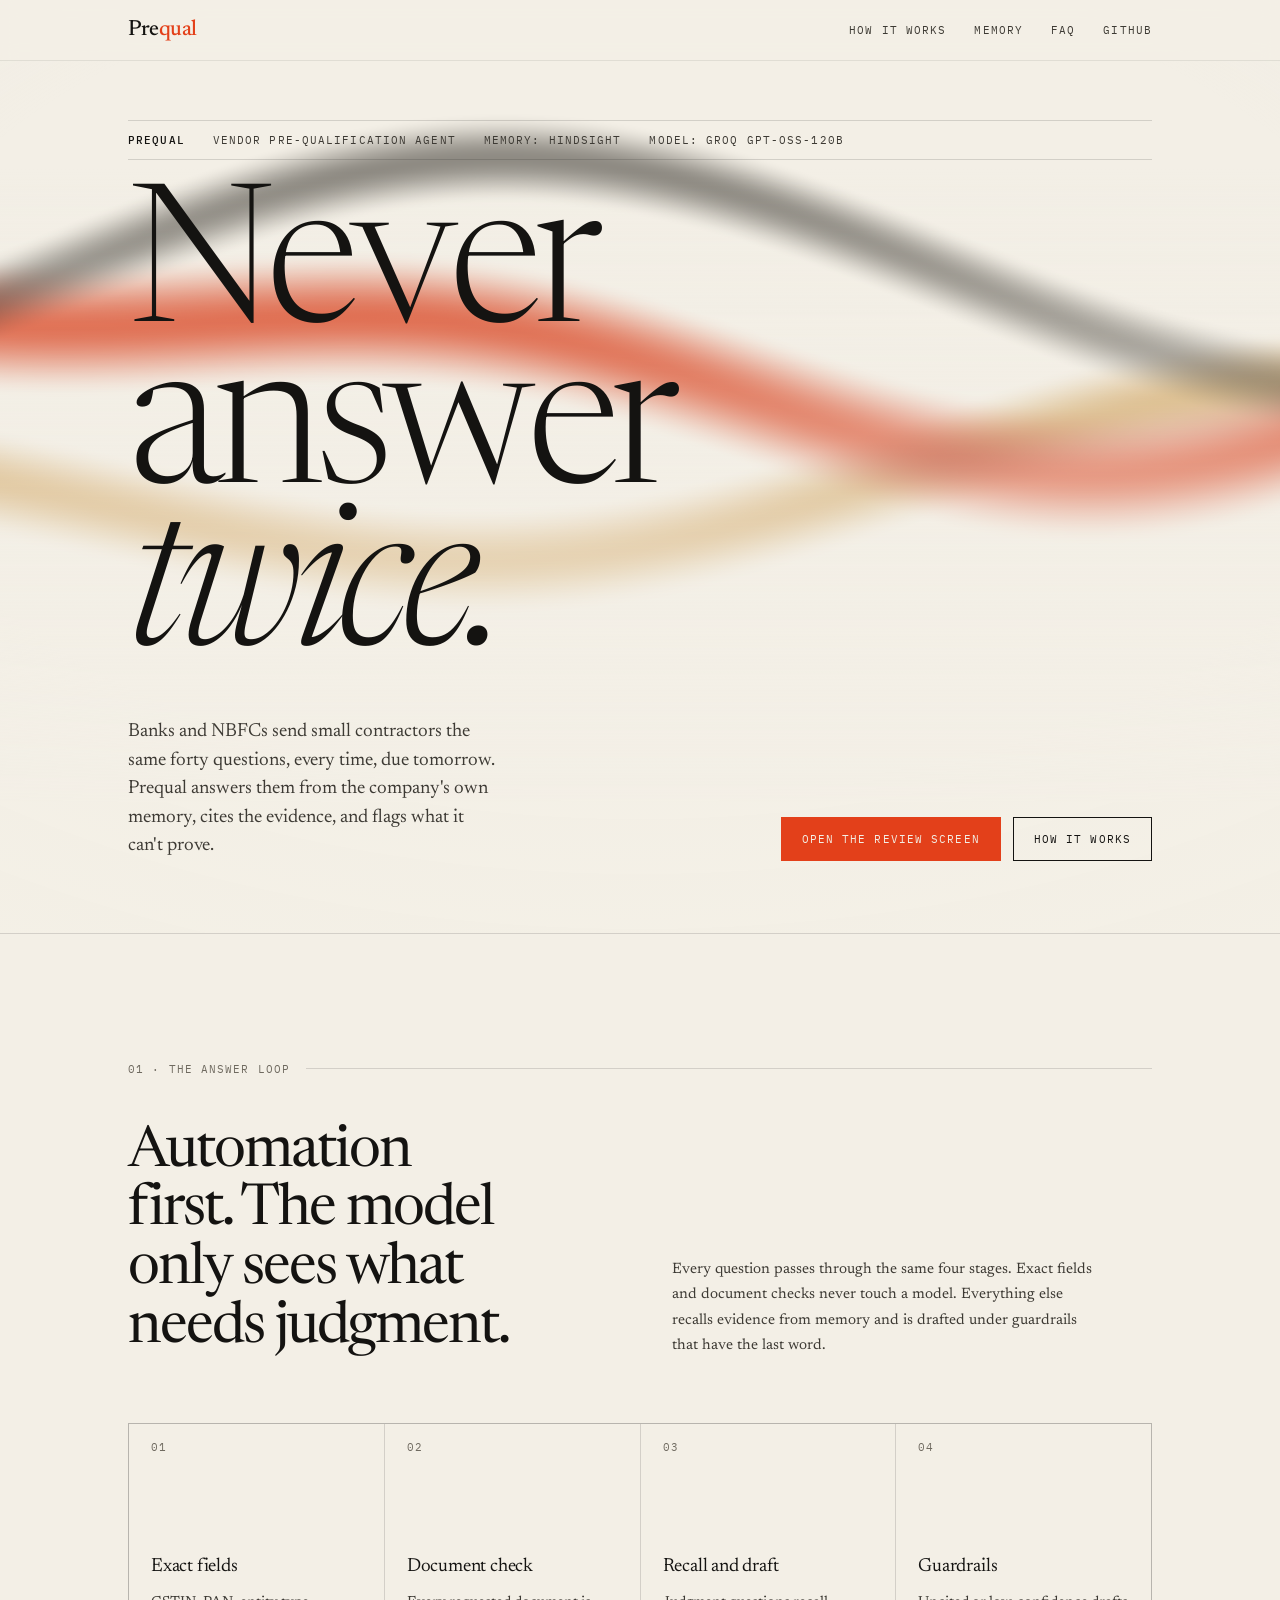
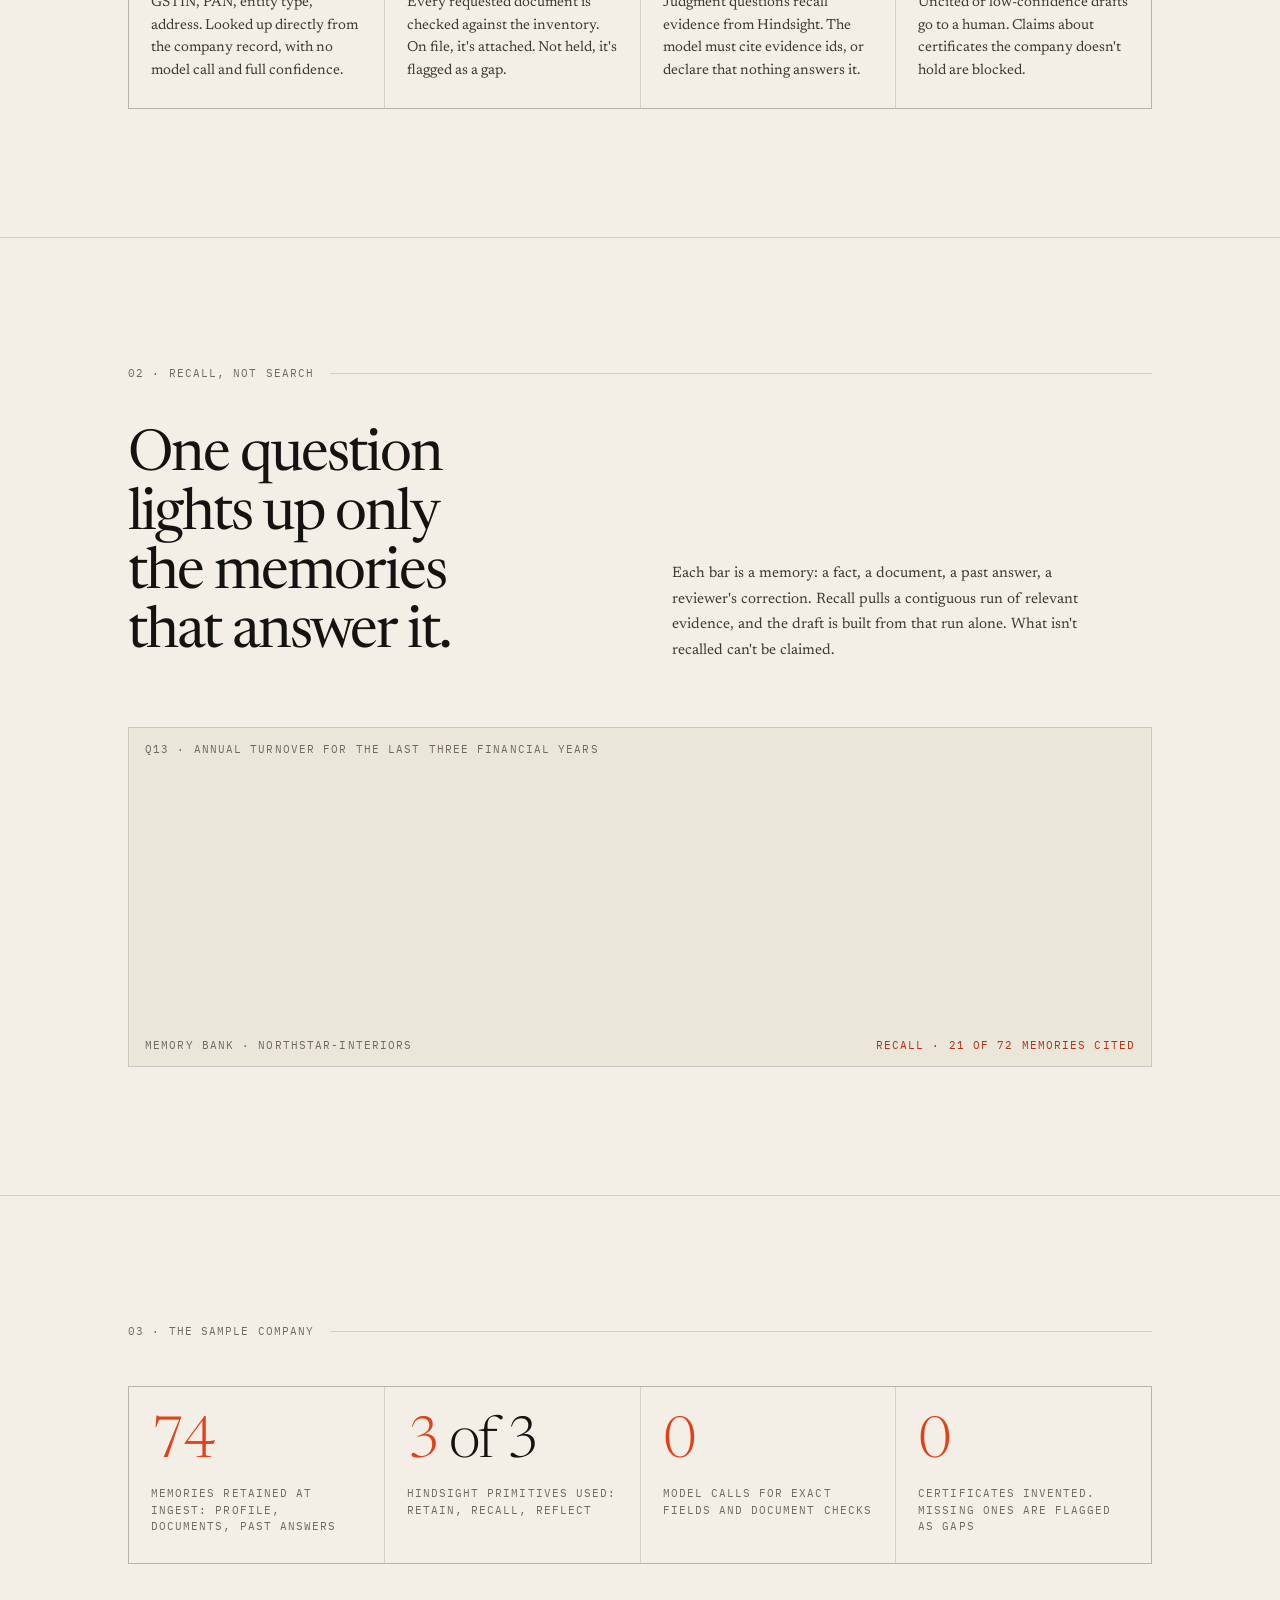
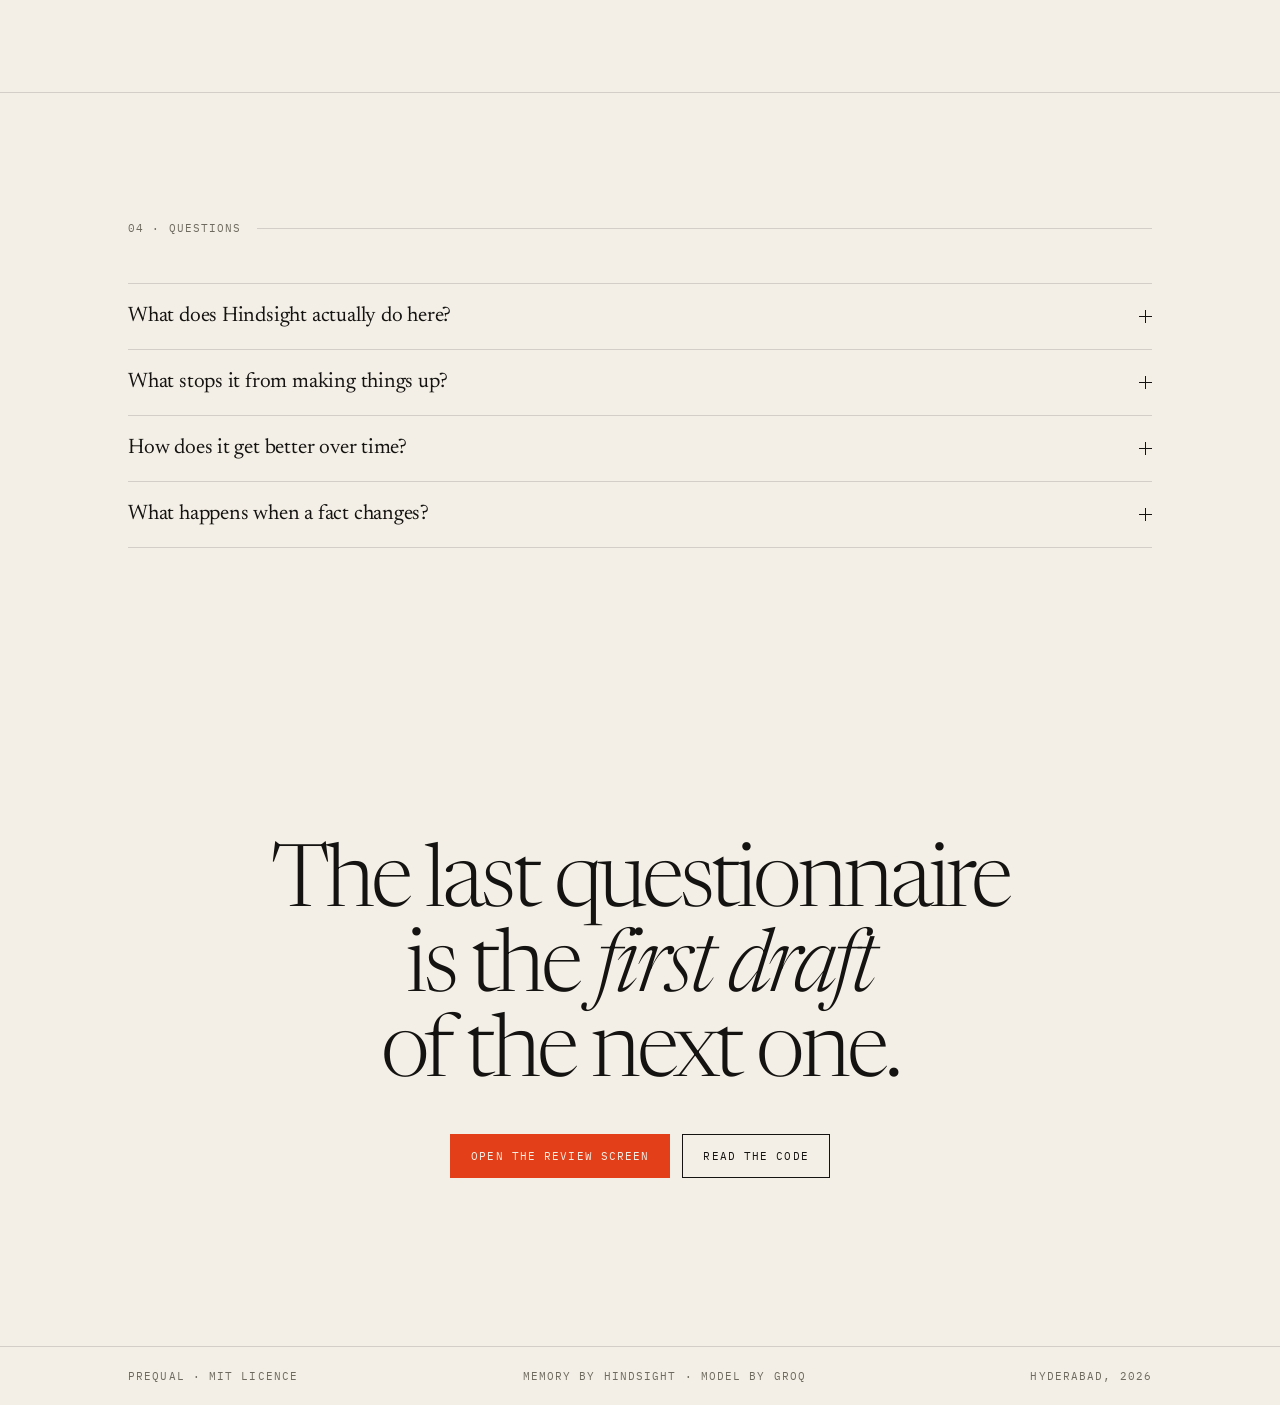
<file: frontend/landing.html>
<!doctype html>
<html lang="en">
<head>
<meta charset="utf-8">
<meta name="viewport" content="width=device-width, initial-scale=1">
<title>Prequal · Vendor questionnaires, answered from memory</title>
<meta name="description" content="Prequal answers vendor pre-qualification questionnaires from a Hindsight memory of every fact, document and past answer. It cites its evidence and never invents a certificate.">
<link rel="icon" href="data:image/svg+xml,%3Csvg xmlns='http://www.w3.org/2000/svg' viewBox='0 0 32 32'%3E%3Crect width='32' height='32' fill='%23141311'/%3E%3Ctext x='16' y='23' text-anchor='middle' font-family='Georgia,serif' font-size='20' font-weight='600' fill='%23f3efe6'%3EP%3C/text%3E%3C/svg%3E">
<link rel="preconnect" href="https://fonts.googleapis.com">
<link href="https://fonts.googleapis.com/css2?family=Newsreader:ital,opsz,wght@0,6..72,300;0,6..72,400;0,6..72,500;1,6..72,300;1,6..72,400&family=IBM+Plex+Mono:wght@300;400;500&display=swap" rel="stylesheet">
<style>
:root{
  --paper:#f3efe6; --paper-2:#ebe6da; --panel:#e4ddcd; --ink:#141311; --muted:#6f6a60; --soft:#3d3a34;
  --accent:#e3401a; --accent-press:#b8300f;
  --hair:rgba(20,19,17,.14); --hair-2:rgba(20,19,17,.08);
  --display:"Newsreader",Georgia,serif; --mono:"IBM Plex Mono",ui-monospace,Menlo,monospace;
  --max:1152px; --gut:clamp(20px,5vw,64px);
  --ease-out:cubic-bezier(.16,1,.3,1);
}
*{box-sizing:border-box;border-radius:0;margin:0}
html{scroll-behavior:smooth}
body{background:var(--paper);color:var(--ink);font-family:var(--display);font-weight:400;-webkit-font-smoothing:antialiased;font-optical-sizing:auto}
a{color:inherit}
h1,h2,h3{font-weight:400;text-wrap:balance} p{text-wrap:pretty}
.mono,.eyebrow,.meta,.btn,.foot,.nav nav a,.tile-i,.stat-c,.cap{font-family:var(--mono);font-weight:400;font-size:11px;letter-spacing:.1em;text-transform:uppercase}
.wrap{max-width:var(--max);margin:0 auto;padding:0 var(--gut)}
:focus-visible{outline:2px solid var(--ink);outline-offset:3px}

/* intro stage */
.intro{position:fixed;inset:0;z-index:50;background:var(--paper);display:grid;place-items:center;transition:opacity .5s ease}
.intro p{font-size:clamp(2.2rem,7vw,5rem);letter-spacing:-.05em;font-weight:300;font-style:italic;opacity:0;transform:translateY(14px);transition:opacity .6s var(--ease-out),transform .8s var(--ease-out)}
.intro.in p{opacity:1;transform:none}
.intro.out p{opacity:0;transform:translateY(-18px)}
.intro.gone{opacity:0;visibility:hidden}

/* nav */
.nav{position:fixed;top:0;left:0;right:0;z-index:20;background:color-mix(in srgb,var(--paper) 82%,transparent);backdrop-filter:blur(8px);border-bottom:1px solid var(--hair-2)}
.nav .wrap{display:flex;align-items:center;justify-content:space-between;height:60px}
.wordmark{font-size:22px;font-weight:500;letter-spacing:-.02em;text-decoration:none}
.wordmark em{font-style:normal;color:var(--accent)}
.nav nav{display:flex;gap:28px}
.nav nav a{text-decoration:none;color:var(--soft)} .nav nav a:hover{color:var(--ink)}
@media(max-width:640px){.nav nav a:not(:last-child){display:none}}

/* buttons */
.btn{display:inline-flex;align-items:center;gap:10px;height:44px;padding:0 20px;border:1px solid var(--ink);text-decoration:none;background:transparent;color:var(--ink);transition:transform .07s,box-shadow .07s,background .11s}
.btn:hover{transform:translate(-2px,-2px);box-shadow:3px 3px 0 var(--ink)}
.btn:active{transform:none;box-shadow:none}
.btn.primary{background:var(--accent);border-color:var(--accent);color:var(--paper)}
.btn.primary:hover{box-shadow:3px 3px 0 var(--ink)}
.btn.primary:active{background:var(--accent-press)}
.btns{display:flex;flex-wrap:wrap;gap:12px}

/* hero */
.hero{position:relative;min-height:100svh;overflow:hidden;display:flex;align-items:flex-end}
.hero canvas{position:absolute;inset:0;width:100%;height:100%}
.veil{position:absolute;inset:0;pointer-events:none;background:linear-gradient(180deg,rgba(243,239,230,0) 18%,rgba(243,239,230,.55) 55%,rgba(243,239,230,.95) 86%),radial-gradient(120% 90% at 50% 40%,rgba(243,239,230,0) 50%,rgba(243,239,230,.6) 100%)}
.hero .wrap{position:relative;width:100%;padding-bottom:clamp(40px,8vh,88px);padding-top:120px}
.meta{display:flex;flex-wrap:wrap;gap:8px 28px;padding:12px 0;border-top:1px solid var(--hair);border-bottom:1px solid var(--hair);color:var(--soft);margin-bottom:clamp(20px,3vw,36px)}
.meta b{font-weight:500;color:var(--ink)}
.h1{font-size:clamp(4.2rem,15vw,13rem);line-height:.84;letter-spacing:-.05em;font-weight:300;margin-bottom:clamp(24px,3vw,40px)}
.h1 .ch{display:inline-block;opacity:0;transform:translateY(.32em);transition:opacity .6s var(--ease-out),transform .9s var(--ease-out)}
.h1.go .ch{opacity:1;transform:none}
.h1 .it{font-style:italic}
.h1 .w{display:inline-block;white-space:nowrap}
.hero-row{display:flex;flex-wrap:wrap;gap:24px 48px;align-items:flex-end;justify-content:space-between}
.hero-row p{max-width:38ch;font-size:19px;line-height:1.5;color:var(--soft)}

/* bands */
.band{padding:clamp(72px,10vw,128px) 0;border-top:1px solid var(--hair)}
.eyebrow{display:flex;align-items:center;gap:16px;color:var(--muted);margin-bottom:clamp(28px,4vw,48px)}
.eyebrow::after{content:"";flex:1;height:1px;background:var(--hair)}
.head{display:grid;grid-template-columns:1fr 1fr;gap:24px 64px;align-items:end;margin-bottom:clamp(36px,5vw,64px)}
.head h2{font-size:clamp(2rem,4.6vw,3.6rem);line-height:1.02;letter-spacing:-.035em;max-width:20ch}
.head p{font-size:15px;line-height:1.7;color:var(--soft);max-width:48ch;font-family:var(--display)}
@media(max-width:820px){.head{grid-template-columns:1fr}}

/* engine grid */
.grid4{display:grid;grid-template-columns:repeat(4,1fr);gap:1px;background:var(--hair);border:1px solid var(--hair)}
.tile{background:var(--paper);padding:44px 22px 26px;display:flex;flex-direction:column;gap:14px;position:relative}
.tile canvas{width:100%;height:74px;display:block}
.tile-i{position:absolute;top:16px;left:22px;color:var(--muted)}
.tile h3{font-size:19px;letter-spacing:-.01em;line-height:1.2}
.tile p{font-size:14.5px;line-height:1.55;color:var(--soft)}
@media(max-width:1000px){.grid4{grid-template-columns:repeat(2,1fr)}}
@media(max-width:560px){.grid4{grid-template-columns:1fr}}

/* memory field */
.field{position:relative;border:1px solid var(--hair);height:clamp(220px,32vw,340px);background:var(--paper-2)}
.field canvas{position:absolute;inset:0;width:100%;height:100%}
.cap{position:absolute;bottom:14px;color:var(--muted)} .cap.l{left:16px} .cap.r{right:16px;color:var(--accent-press)}
.cap.t{top:14px;left:16px;bottom:auto}

/* stats */
.stat{background:var(--paper);padding:28px 22px}
.stat-n{font-size:clamp(2.4rem,5vw,3.6rem);letter-spacing:-.04em;line-height:1;font-weight:300}
.stat-n em{font-style:normal;color:var(--accent)}
.stat-c{margin-top:12px;color:var(--muted);font-size:10.5px;line-height:1.6}

/* faq */
.faq{border-top:1px solid var(--hair)}
.faq details{border-bottom:1px solid var(--hair)}
.faq summary{list-style:none;cursor:pointer;padding:22px 0;display:flex;justify-content:space-between;align-items:center;gap:24px;font-size:21px;letter-spacing:-.01em;transition:color .11s}
.faq summary::-webkit-details-marker{display:none}
.faq summary:hover{color:var(--accent-press)}
.plus{position:relative;width:13px;height:13px;flex:none}
.plus::before,.plus::after{content:"";position:absolute;background:currentColor}
.plus::before{left:0;right:0;top:6px;height:1px}
.plus::after{top:0;bottom:0;left:6px;width:1px;transition:transform .24s var(--ease-out)}
details[open] .plus::after{transform:scaleY(0)}
.faq .a{padding:0 0 24px;max-width:66ch;font-size:16px;line-height:1.65;color:var(--soft)}

/* close + footer */
.close{text-align:center;padding:clamp(96px,14vw,168px) 0}
.close h2{font-size:clamp(2.4rem,7vw,5.4rem);line-height:.98;letter-spacing:-.045em;max-width:16ch;margin:0 auto 36px;font-weight:300}
.close h2 i{font-style:italic}
.close .btns{justify-content:center}
.foot{border-top:1px solid var(--hair);padding:22px 0;color:var(--muted)}
.foot .wrap{display:flex;flex-wrap:wrap;gap:12px 32px;justify-content:space-between}

/* reveals */
.rv{opacity:0;transform:translateY(20px);transition:opacity .9s var(--ease-out),transform .9s var(--ease-out)}
.rv.on{opacity:1;transform:none}

@media (prefers-reduced-motion: reduce){
  *{transition:none!important;animation:none!important}
  .intro{display:none}
  .rv,.h1 .ch{opacity:1!important;transform:none!important}
  html{scroll-behavior:auto}
}
</style>
</head>
<body>

<div class="intro" id="intro" aria-hidden="true"><p>it remembers.</p></div>

<header class="nav">
  <div class="wrap">
    <a class="wordmark" href="/">Pre<em>qual</em></a>
    <nav aria-label="Primary">
      <a class="mono" href="#how">How it works</a>
      <a class="mono" href="#memory">Memory</a>
      <a class="mono" href="#faq">FAQ</a>
      <a class="mono" href="https://github.com/victorisaacchinta-eng/prequal">GitHub</a>
    </nav>
  </div>
</header>

<main>
<section class="hero" aria-labelledby="h1">
  <canvas id="ribbons" aria-hidden="true"></canvas>
  <div class="veil"></div>
  <div class="wrap">
    <div class="meta"><span><b>Prequal</b></span><span>Vendor pre-qualification agent</span><span>Memory: Hindsight</span><span>Model: Groq gpt-oss-120b</span></div>
    <h1 class="h1" id="h1" data-split>Never answer<br><span class="it">twice.</span></h1>
    <div class="hero-row">
      <p>Banks and NBFCs send small contractors the same forty questions, every time, due tomorrow. Prequal answers them from the company's own memory, cites the evidence, and flags what it can't prove.</p>
      <div class="btns">
        <a class="btn primary" href="/app">Open the review screen</a>
        <a class="btn" href="#how">How it works</a>
      </div>
    </div>
  </div>
</section>

<section class="band" id="how">
  <div class="wrap">
    <div class="eyebrow rv">01 · The answer loop</div>
    <div class="head rv">
      <h2>Automation first. The model only sees what needs judgment.</h2>
      <p>Every question passes through the same four stages. Exact fields and document checks never touch a model. Everything else recalls evidence from memory and is drafted under guardrails that have the last word.</p>
    </div>
    <div class="grid4 rv">
      <article class="tile"><canvas data-tile="lookup"></canvas><span class="tile-i">01</span><h3>Exact fields</h3><p>GSTIN, PAN, entity type, address. Looked up directly from the company record, with no model call and full confidence.</p></article>
      <article class="tile"><canvas data-tile="docs"></canvas><span class="tile-i">02</span><h3>Document check</h3><p>Every requested document is checked against the inventory. On file, it's attached. Not held, it's flagged as a gap.</p></article>
      <article class="tile"><canvas data-tile="recall"></canvas><span class="tile-i">03</span><h3>Recall and draft</h3><p>Judgment questions recall evidence from Hindsight. The model must cite evidence ids, or declare that nothing answers it.</p></article>
      <article class="tile"><canvas data-tile="guard"></canvas><span class="tile-i">04</span><h3>Guardrails</h3><p>Uncited or low-confidence drafts go to a human. Claims about certificates the company doesn't hold are blocked.</p></article>
    </div>
  </div>
</section>

<section class="band" id="memory">
  <div class="wrap">
    <div class="eyebrow rv">02 · Recall, not search</div>
    <div class="head rv">
      <h2>One question lights up only the memories that answer it.</h2>
      <p>Each bar is a memory: a fact, a document, a past answer, a reviewer's correction. Recall pulls a contiguous run of relevant evidence, and the draft is built from that run alone. What isn't recalled can't be claimed.</p>
    </div>
    <div class="field rv">
      <canvas id="field" aria-label="Memory field with a recalled run of evidence highlighted"></canvas>
      <span class="cap t">Q13 · Annual turnover for the last three financial years</span>
      <span class="cap l">memory bank · northstar-interiors</span>
      <span class="cap r" id="readout">recall · 0 hits</span>
    </div>
  </div>
</section>

<section class="band">
  <div class="wrap">
    <div class="eyebrow rv">03 · The sample company</div>
    <div class="grid4 rv">
      <div class="stat"><div class="stat-n"><em>74</em></div><div class="stat-c">memories retained at ingest: profile, documents, past answers</div></div>
      <div class="stat"><div class="stat-n"><em>3</em> of 3</div><div class="stat-c">Hindsight primitives used: retain, recall, reflect</div></div>
      <div class="stat"><div class="stat-n"><em>0</em></div><div class="stat-c">model calls for exact fields and document checks</div></div>
      <div class="stat"><div class="stat-n"><em>0</em></div><div class="stat-c">certificates invented. Missing ones are flagged as gaps</div></div>
    </div>
  </div>
</section>

<section class="band" id="faq">
  <div class="wrap">
    <div class="eyebrow rv">04 · Questions</div>
    <div class="faq rv">
      <details><summary>What does Hindsight actually do here?<span class="plus"></span></summary><p class="a">It is the only place company knowledge lives. Facts, documents and every past answer are retained into one memory bank per company, with dates. Each question recalls evidence from it, a reflect call writes the brief before answering, and every reviewer edit is retained back, so the next questionnaire starts smarter.</p></details>
      <details><summary>What stops it from making things up?<span class="plus"></span></summary><p class="a">Three layers. Exact fields and documents are answered without a model. The model must call a tool with the evidence ids it used, or declare a gap. Then deterministic guardrails check the draft: uncited or low-confidence answers go to review, and positive claims about certificates not on file are blocked.</p></details>
      <details><summary>How does it get better over time?<span class="plus"></span></summary><p class="a">Every approval and edit is retained as a memory with the reviewer's reason. When a similar question appears on the next client's questionnaire, recall returns the corrected answer first and the draft cites it.</p></details>
      <details><summary>What happens when a fact changes?<span class="plus"></span></summary><p class="a">Facts are retained with the date they became true. Turnover is one memory per financial year, so a new year's figure appears at the top of a timeline instead of overwriting the old one.</p></details>
    </div>
  </div>
</section>

<section class="close">
  <div class="wrap">
    <h2 class="rv">The last questionnaire is the <i>first draft</i> of the next one.</h2>
    <div class="btns rv">
      <a class="btn primary" href="/app">Open the review screen</a>
      <a class="btn" href="https://github.com/victorisaacchinta-eng/prequal">Read the code</a>
    </div>
  </div>
</section>
</main>

<footer class="foot"><div class="wrap"><span>Prequal · MIT licence</span><span>Memory by Hindsight · Model by Groq</span><span>Hyderabad, 2026</span></div></footer>

<script>
(() => {
  const REDUCED = matchMedia("(prefers-reduced-motion: reduce)").matches;
  const C = { paper:[.953,.937,.902], ink:[.078,.075,.067], ver:[.89,.251,.102], ochre:[.83,.62,.29] };

  /* ---------- split the headline into per-character spans ---------- */
  const h1 = document.querySelector("[data-split]");
  let i = 0;
  const splitNode = (node) => {
    [...node.childNodes].forEach((n) => {
      if (n.nodeType === 3) {
        const frag = document.createDocumentFragment();
        n.textContent.split(/(\s+)/).forEach((word) => {
          if (!word) return;
          if (/^\s+$/.test(word)) { frag.appendChild(document.createTextNode(" ")); return; }
          const w = document.createElement("span"); w.className = "w";
          [...word].forEach((ch) => { const s = document.createElement("span"); s.className = "ch"; s.textContent = ch; s.style.transitionDelay = `${(i++) * 42}ms`; w.appendChild(s); });
          frag.appendChild(w);
        });
        n.replaceWith(frag);
      } else if (n.nodeType === 1 && n.tagName !== "BR") splitNode(n);
    });
  };
  h1.setAttribute("aria-label", h1.textContent.replace(/\s+/g, " ").trim());
  splitNode(h1);

  /* ---------- intro stage ---------- */
  const intro = document.getElementById("intro");
  if (REDUCED) { intro.remove(); h1.classList.add("go"); }
  else {
    setTimeout(() => intro.classList.add("in"), 220);
    setTimeout(() => intro.classList.add("out"), 1500);
    setTimeout(() => { intro.classList.add("gone"); h1.classList.add("go"); }, 2050);
  }

  /* ---------- hero: three overprinted ribbons (WebGL, canvas-2D fallback) ---------- */
  const cv = document.getElementById("ribbons");
  const dpr = Math.min(devicePixelRatio || 1, 2);
  const size = (c) => { const r = c.getBoundingClientRect(); c.width = Math.max(1, r.width * dpr); c.height = Math.max(1, r.height * dpr); };
  size(cv);
  const gl = cv.getContext("webgl", { premultipliedAlpha: false });
  let drawHero;
  if (gl) {
    const vs = "attribute vec2 p;void main(){gl_Position=vec4(p,0.,1.);}";
    const fs = `precision highp float;uniform vec2 r;uniform float t;
      uniform vec3 P,A,B,K;
      float rib(vec2 uv,float y0,float f1,float f2,float ph,float w){
        float y=y0+.085*sin(uv.x*f1+t*.35+ph)+.045*sin(uv.x*f2-t*.22+ph*1.7);
        float d=abs(uv.y-y); return smoothstep(w,0.,d);
      }
      void main(){
        vec2 uv=gl_FragCoord.xy/r; uv.x*=r.x/r.y;
        float a=rib(uv,.62,2.3,5.1,0.,.075);
        float b=rib(uv,.52,1.7,4.3,2.1,.06);
        float c=rib(uv,.70,2.9,3.7,4.2,.05);
        vec3 col=P;
        col*=mix(vec3(1.),A,a*.92);   /* vermilion */
        col*=mix(vec3(1.),B,b*.78);   /* ochre */
        col*=mix(vec3(1.),K,c*.55);   /* ink */
        gl_FragColor=vec4(col,1.);
      }`;
    const sh = (type, src) => { const s = gl.createShader(type); gl.shaderSource(s, src); gl.compileShader(s); return s; };
    const pr = gl.createProgram();
    gl.attachShader(pr, sh(gl.VERTEX_SHADER, vs)); gl.attachShader(pr, sh(gl.FRAGMENT_SHADER, fs)); gl.linkProgram(pr); gl.useProgram(pr);
    const buf = gl.createBuffer(); gl.bindBuffer(gl.ARRAY_BUFFER, buf);
    gl.bufferData(gl.ARRAY_BUFFER, new Float32Array([-1,-1,1,-1,-1,1,1,1]), gl.STATIC_DRAW);
    const loc = gl.getAttribLocation(pr, "p"); gl.enableVertexAttribArray(loc); gl.vertexAttribPointer(loc, 2, gl.FLOAT, false, 0, 0);
    const u = (n) => gl.getUniformLocation(pr, n);
    gl.uniform3fv(u("P"), C.paper); gl.uniform3fv(u("A"), C.ver); gl.uniform3fv(u("B"), C.ochre); gl.uniform3fv(u("K"), [.25,.24,.22]);
    drawHero = (t) => { gl.viewport(0, 0, cv.width, cv.height); gl.uniform2f(u("r"), cv.width, cv.height); gl.uniform1f(u("t"), t); gl.drawArrays(gl.TRIANGLE_STRIP, 0, 4); };
  } else {
    const x = cv.getContext("2d");
    drawHero = (t) => {
      const w = cv.width, h = cv.height; x.fillStyle = "#f3efe6"; x.fillRect(0, 0, w, h);
      x.globalCompositeOperation = "multiply"; x.lineCap = "round";
      [["#e3401a", .38, 2.3, 5.1, 0, .15], ["#d49e4a", .48, 1.7, 4.3, 2.1, .12], ["#403d38", .30, 2.9, 3.7, 4.2, .09]].forEach(([c, y0, f1, f2, ph, lw]) => {
        x.strokeStyle = c; x.lineWidth = h * lw; x.globalAlpha = .75; x.beginPath();
        for (let px = 0; px <= w; px += 8) { const u = px / h; const y = (y0 + .085 * Math.sin(u * f1 + t * .35 + ph) + .045 * Math.sin(u * f2 - t * .22 + ph * 1.7)) * h; px ? x.lineTo(px, y) : x.moveTo(px, y); }
        x.stroke();
      });
      x.globalCompositeOperation = "source-over"; x.globalAlpha = 1;
    };
  }

  /* ---------- per-tile canvases: each illustrates its own stage ---------- */
  const tiles = [...document.querySelectorAll("[data-tile]")].map((c) => ({ c, x: c.getContext("2d"), k: c.dataset.tile }));
  const ink = "#141311", ver = "#e3401a", mute = "rgba(20,19,17,.18)";
  const tileDraw = {
    lookup: (x, w, h, t) => { /* a key sliding into the matching slot */
      const n = 8, cw = w / n; for (let i = 0; i < n; i++) { x.strokeStyle = mute; x.strokeRect(i * cw + 3, h * .3, cw - 6, h * .4); }
      const target = Math.floor((Math.sin(t * .6) * .5 + .5) * (n - 1) + .5);
      x.fillStyle = ver; x.fillRect(target * cw + 3, h * .3, cw - 6, h * .4);
      x.fillStyle = ink; x.fillRect(target * cw + cw / 2 - 1, 0, 2, h * .3);
    },
    docs: (x, w, h, t) => { /* a grid of documents; four permanently missing */
      const cols = 12, rows = 2, cw = w / cols, rh = h / rows, missing = [3, 9, 14, 20];
      for (let r = 0; r < rows; r++) for (let c = 0; c < cols; c++) {
        const i = r * cols + c, gx = c * cw + 3, gy = r * rh + 4;
        if (missing.includes(i)) { x.strokeStyle = ver; x.setLineDash([3, 3]); x.strokeRect(gx, gy, cw - 6, rh - 8); x.setLineDash([]); }
        else { x.fillStyle = `rgba(20,19,17,${.12 + .3 * (Math.sin(t * 2 - i * .5) * .5 + .5)})`; x.fillRect(gx, gy, cw - 6, rh - 8); }
      }
    },
    recall: (x, w, h, t) => { /* four memory lines; the cited one carries the signal */
      for (let k = 0; k < 4; k++) {
        const y0 = h * (.18 + k * .21), cited = k === 1;
        x.strokeStyle = cited ? ver : `rgba(20,19,17,${.15 + k * .1})`; x.lineWidth = cited ? 2 : 1; x.beginPath();
        for (let px = 0; px <= w; px += 4) { const y = y0 + Math.sin(px * (.02 + k * .008) + t * (1.2 + k * .4)) * (cited ? 7 : 4); px ? x.lineTo(px, y) : x.moveTo(px, y); }
        x.stroke();
      }
      x.lineWidth = 1;
    },
    guard: (x, w, h, t) => { /* a ring that sweeps and closes: the check completes, then resets */
      const cx = w / 2, cy = h / 2, r = h * .38, p = (t * .5) % 1;
      x.strokeStyle = mute; x.lineWidth = 1; x.beginPath(); x.arc(cx, cy, r, 0, Math.PI * 2); x.stroke();
      x.strokeStyle = ver; x.lineWidth = 2; x.beginPath(); x.arc(cx, cy, r, -Math.PI / 2, -Math.PI / 2 + p * Math.PI * 2); x.stroke();
      x.fillStyle = p > .92 ? ver : ink; x.fillRect(cx - 3, cy - 3, 6, 6); x.lineWidth = 1;
    },
  };

  /* ---------- memory field: 72 memories, one recalled run ---------- */
  const fc = document.getElementById("field"), fx = fc.getContext("2d"), readout = document.getElementById("readout");
  const N = 72, S0 = Math.floor(N * .16), S1 = Math.floor(N * .44);
  const drawField = (t) => {
    const w = fc.width, h = fc.height; fx.clearRect(0, 0, w, h);
    const pad = 16 * dpr, bw = (w - pad * 2) / N, top = h * .2, base = h * .82;
    let lifted = 0;
    for (let i = 0; i < N; i++) {
      const env = Math.sin((i / (N - 1)) * Math.PI);
      const osc = .55 + .25 * Math.sin(i * .37 + t * 1.1) + .2 * Math.sin(i * .11 - t * .7);
      const sel = i >= S0 && i <= S1;
      const hh = (base - top) * (sel ? .78 + .18 * Math.sin(i * .5 + t * 1.4) : env * osc * .7);
      if (sel) lifted++;
      fx.fillStyle = sel ? "#e3401a" : "rgba(20,19,17,.16)";
      fx.fillRect(pad + i * bw + bw * .18, base - hh, bw * .64, hh);
    }
    fx.strokeStyle = "#141311"; fx.lineWidth = 1 * dpr;
    fx.strokeRect(pad + S0 * bw - 3 * dpr, top - 10 * dpr, (S1 - S0 + 1) * bw + 6 * dpr, base - top + 10 * dpr);
    readout.textContent = `recall · ${S1 - S0 + 1} of ${N} memories cited`;
  };

  /* ---------- sizing + loop, gated on visibility ---------- */
  const resize = () => { size(cv); tiles.forEach((o) => size(o.c)); size(fc); };
  addEventListener("resize", resize); resize();
  const visible = new Set();
  const io = new IntersectionObserver((es) => es.forEach((e) => e.isIntersecting ? visible.add(e.target) : visible.delete(e.target)));
  [cv, fc, ...tiles.map((o) => o.c)].forEach((el) => io.observe(el));
  const frame = (ms) => {
    const t = ms / 1000;
    if (visible.has(cv)) drawHero(t);
    tiles.forEach((o) => { if (!visible.has(o.c)) return; const w = o.c.width, h = o.c.height; o.x.setTransform(1, 0, 0, 1, 0, 0); o.x.clearRect(0, 0, w, h); o.x.save(); o.x.scale(dpr, dpr); tileDraw[o.k](o.x, w / dpr, h / dpr, t); o.x.restore(); });
    if (visible.has(fc)) drawField(t);
    if (!REDUCED) requestAnimationFrame(frame);
  };
  if (REDUCED) { visible.add(cv); visible.add(fc); tiles.forEach((o) => visible.add(o.c)); frame(4000); } else requestAnimationFrame(frame);

  /* ---------- scroll reveals ---------- */
  const rio = new IntersectionObserver((es) => es.forEach((e) => { if (e.isIntersecting) { e.target.classList.add("on"); rio.unobserve(e.target); } }), { threshold: .16, rootMargin: "0px 0px -8% 0px" });
  document.querySelectorAll(".rv").forEach((el) => REDUCED ? el.classList.add("on") : rio.observe(el));
})();
</script>
</body>
</html>
</file>
